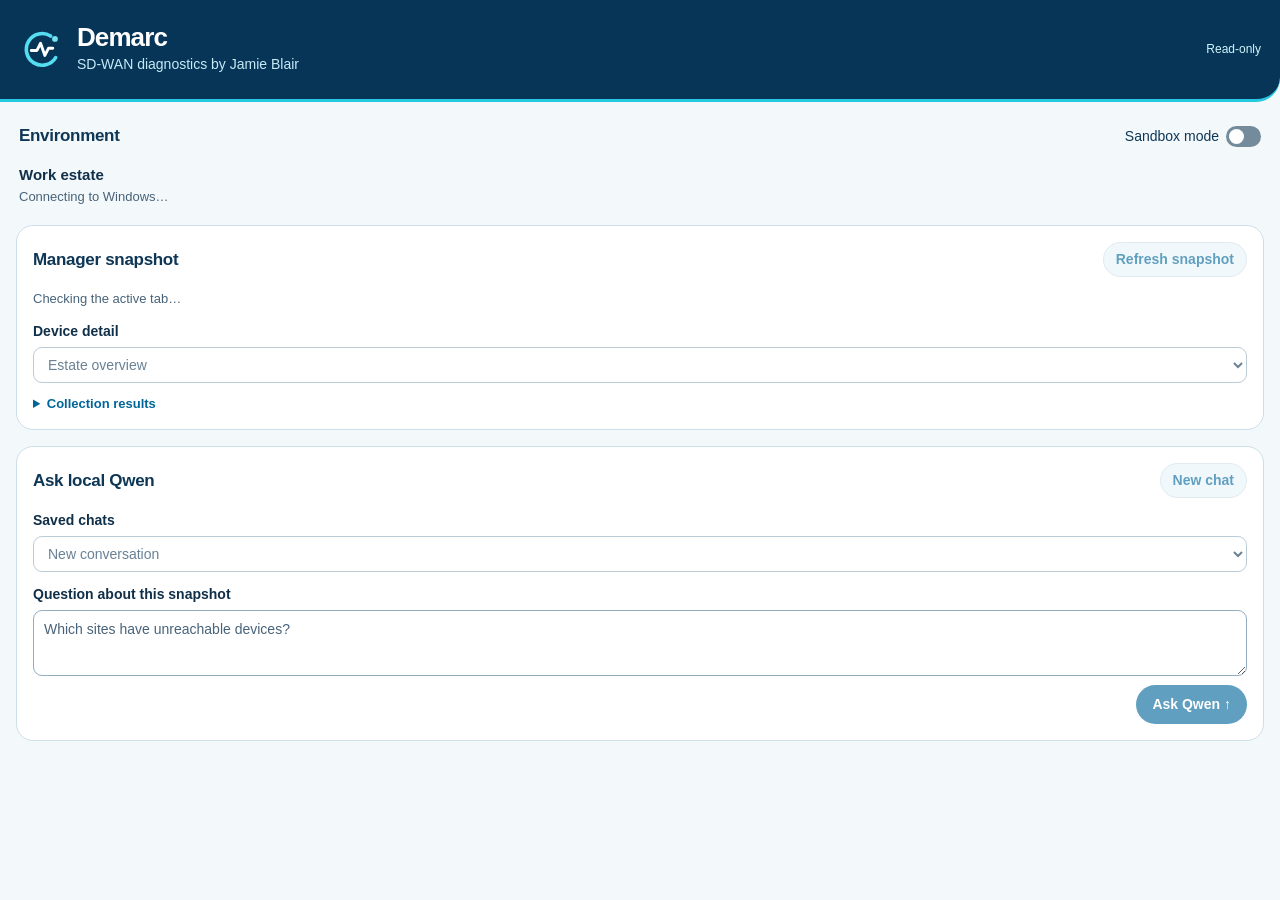
<file: src/cisco_vmanage_mcp/edge_addon/diagnose.html>
<!doctype html>
<html lang="en">
<head>
  <meta charset="utf-8"><meta name="viewport" content="width=device-width,initial-scale=1">
  <title>Demarc · SD-WAN diagnostics</title><link rel="stylesheet" href="diagnose.css">
</head>
<body><main>
  <header class="masthead">
    <img src="mark.svg" width="46" height="46" alt="">
    <div><h1>Demarc</h1><p>SD-WAN diagnostics by Jamie Blair</p></div>
    <span class="readonly">Read-only</span>
  </header>
  <div class="workspace">
    <section class="environment" aria-labelledby="env">
      <div class="row">
        <h2 id="env">Environment</h2>
        <label class="switch">Sandbox mode<input id="sandbox" type="checkbox" role="switch"><span aria-hidden="true"></span></label>
      </div>
      <p class="environment-name" id="environment">Work estate</p>
      <p class="host" id="manager">Connecting to Windows…</p>
      <div id="lab" hidden>
        <p>Open your SD-WAN reservation, then sign in to its Manager and click Demarc in the toolbar.</p>
        <div class="links"><a href="https://developer.cisco.com/sandbox/" target="_blank" rel="noreferrer">Sign in to DevNet ↗</a>
          <a id="lab-manager" target="_blank" rel="noreferrer" hidden>Open lab Manager ↗</a></div>
      </div>
    </section>
    <section class="snapshot" aria-labelledby="capture">
      <div class="row"><h2 id="capture">Manager snapshot</h2><button id="refresh" type="button" disabled>Refresh snapshot</button></div>
      <div class="metrics" hidden id="metrics"><div><strong id="total"></strong><span>Devices</span></div>
        <div><strong id="down"></strong><span>Unreachable</span></div>
        <div><strong id="time"></strong><span>Captured</span></div></div>
      <output id="state" aria-live="polite">Checking the active tab…</output>
      <label class="field" for="device">Device detail</label>
      <select id="device" disabled><option value="">Estate overview</option></select>
      <details><summary>Collection results</summary><ul id="sources"></ul></details>
    </section>
    <section class="chat" aria-labelledby="chat-heading">
      <div class="row"><h2 id="chat-heading">Ask local Qwen</h2><button id="new-chat" type="button" disabled>New chat</button></div>
      <label class="field" for="saved">Saved chats</label>
      <select id="saved" disabled><option value="">New conversation</option></select>
      <button type="button" id="earlier" hidden>Show earlier messages</button>
      <div id="thread" role="log" aria-live="polite"></div>
      <form><label class="field" for="question">Question about this snapshot</label>
        <textarea id="question" maxlength="2000" rows="2" required placeholder="Which sites have unreachable devices?"></textarea>
        <div class="send"><output id="progress" aria-live="polite"></output><button id="ask" disabled>Ask Qwen <span aria-hidden="true">↑</span></button></div>
      </form>
      <details id="chat-options" hidden><summary>Manage this chat</summary>
        <button type="button" id="delete-chat">Delete this chat</button>
        <button type="button" id="cancel-delete" hidden>Cancel</button>
      </details>
    </section>
  </div>
</main><script type="module" src="diagnose.js"></script></body>
</html>
</file>
<file: src/cisco_vmanage_mcp/edge_addon/diagnose.css>
:root {
  color-scheme: light; font: 14px/1.5 Inter, "Segoe UI", Arial, sans-serif;
  color: #102f48; background: #f3f8fb; --ink: #0e3655; --muted: #486379;
  --blue: #00669a; --line: #cddfe9; --pale: #eaf5fb; --surface: #fff;
  scrollbar-color: #83a5b9 #f3f8fb; caret-color: var(--blue);
}
* { box-sizing: border-box; }
[hidden] { display: none !important; }
body, h1, h2, p { margin: 0; }
body { min-width: 0; }
main { min-height: 100vh; min-height: 100dvh; overflow-wrap: anywhere; }
@media (prefers-reduced-motion: no-preference) {
  main { animation: slide-in 240ms cubic-bezier(.16,1,.3,1) both; }
  @keyframes slide-in { from { transform: translateX(36px); opacity: .35; } to { transform: none; opacity: 1; } }
}
.masthead { display: flex; align-items: center; gap: 12px; padding: 23px 19px 24px;
  color: #fff; background: #073558; border-radius: 0 0 24px 0; border-bottom: 3px solid #25c8df; }
h1 { font-size: 26px; letter-spacing: -.035em; line-height: 1.12; }
.masthead p { color: #c7eaf7; margin-top: 2px; }
.readonly { margin-left: auto; font-size: 12px; color: #d2f6fc; white-space: nowrap; }
.workspace { display: flex; flex-direction: column; gap: 16px; padding: 18px 16px 12px; }
section { min-width: 0; }
h2 { font-size: 17px; letter-spacing: -.018em; line-height: 1.3; color: var(--ink); }
.row, .links, .send { display: flex; align-items: center; flex-wrap: wrap; gap: 8px 12px; justify-content: space-between; }
.environment { padding: 0 3px 3px; }
.environment-name { font-size: 15px; font-weight: 650; margin-top: 12px; }
.host, #lab p, #state, #progress { color: var(--muted); }
.host { font-size: 13px; }
.switch { display: inline-flex; position: relative; align-items: center; min-height: 32px; gap: 7px; color: var(--ink); cursor: pointer; }
.switch input { position: absolute; opacity: 0; }
.switch span { width: 35px; height: 21px; background: #738b9b; border-radius: 18px; padding: 3px; }
.switch span::after { content: ""; display: block; width: 15px; height: 15px; border-radius: 50%; background: #fff; }
.switch input:checked + span { background: #0074ac; }
.switch input:checked + span::after { transform: translateX(14px); }
@media (prefers-reduced-motion: no-preference) { .switch span::after { transition: transform 160ms ease-out; } }
:focus-visible, .switch input:focus-visible + span { outline: 3px solid #008ab8; outline-offset: 3px; }
::selection { background: #bbebfa; color: #0d344f; }
#lab { border-left: 3px solid #28a9d2; padding-left: 11px; margin-top: 12px; }
#lab p { font-size: 13px; }
.links { justify-content: flex-start; gap: 6px 15px; margin-top: 7px; }
a, summary { color: var(--blue); text-underline-offset: 3px; font-weight: 600; }
.snapshot, .chat { padding: 16px; background: var(--surface); border: 1px solid var(--line); border-radius: 17px; }
.metrics { display: grid; grid-template-columns: 1fr 1fr auto; gap: 7px; padding: 12px 0; border-bottom: 1px solid var(--line); }
.metrics strong, .metrics span { display: block; }
.metrics strong { font-size: 23px; line-height: 1.3; font-variant-numeric: tabular-nums; }
.metrics span { font-size: 12px; color: var(--muted); }
#time { font-size: 17px; line-height: 30px; }
#state { display: block; margin: 12px 0; font-size: 13px; }
.field { display: block; font-weight: 600; margin-bottom: 5px; }
button, select, textarea { font: inherit; }
select, textarea { width: 100%; min-width: 0; padding: 8px 10px; border: 1px solid #93adbf; border-radius: 9px; background: var(--surface); color: var(--ink); }
textarea { resize: vertical; display: block; min-height: 66px; }
textarea::placeholder { color: var(--muted); }
button { font-weight: 650; cursor: pointer; padding: 6px 12px; color: var(--blue); border: 1px solid var(--line); background: var(--pale); border-radius: 20px; }
button:hover:enabled { border-color: var(--blue); }
button:disabled, select:disabled { opacity: .62; cursor: default; }
details { margin-top: 11px; }
summary { cursor: pointer; font-size: 13px; }
#sources { font-size: 12px; padding-left: 17px; margin: 7px 0 0; }
.chat > .row, #saved { margin-bottom: 12px; }
#earlier { margin-bottom: 10px; }
#chat-options button { margin-top: 7px; }
article time { display: block; color: var(--muted); font-size: 12px; }
.send { margin-top: 9px; flex-wrap: nowrap; }
#progress { font-size: 12px; }
#ask { flex: none; margin-left: auto; background: var(--blue); color: #fff; border-color: transparent; padding: 8px 15px; }
#ask:hover:enabled { background: #00517e; }
article { padding: 12px 0; border-top: 1px solid var(--line); white-space: pre-wrap; }
article strong { color: var(--blue); }
@media (max-width: 330px) { .masthead { padding: 16px 12px; } .workspace { padding: 14px 10px; } .snapshot, .chat { padding: 12px; } }
@media (forced-colors: active) { .switch span { border: 1px solid ButtonText; } .switch span::after { background: ButtonText; } }
</file>
